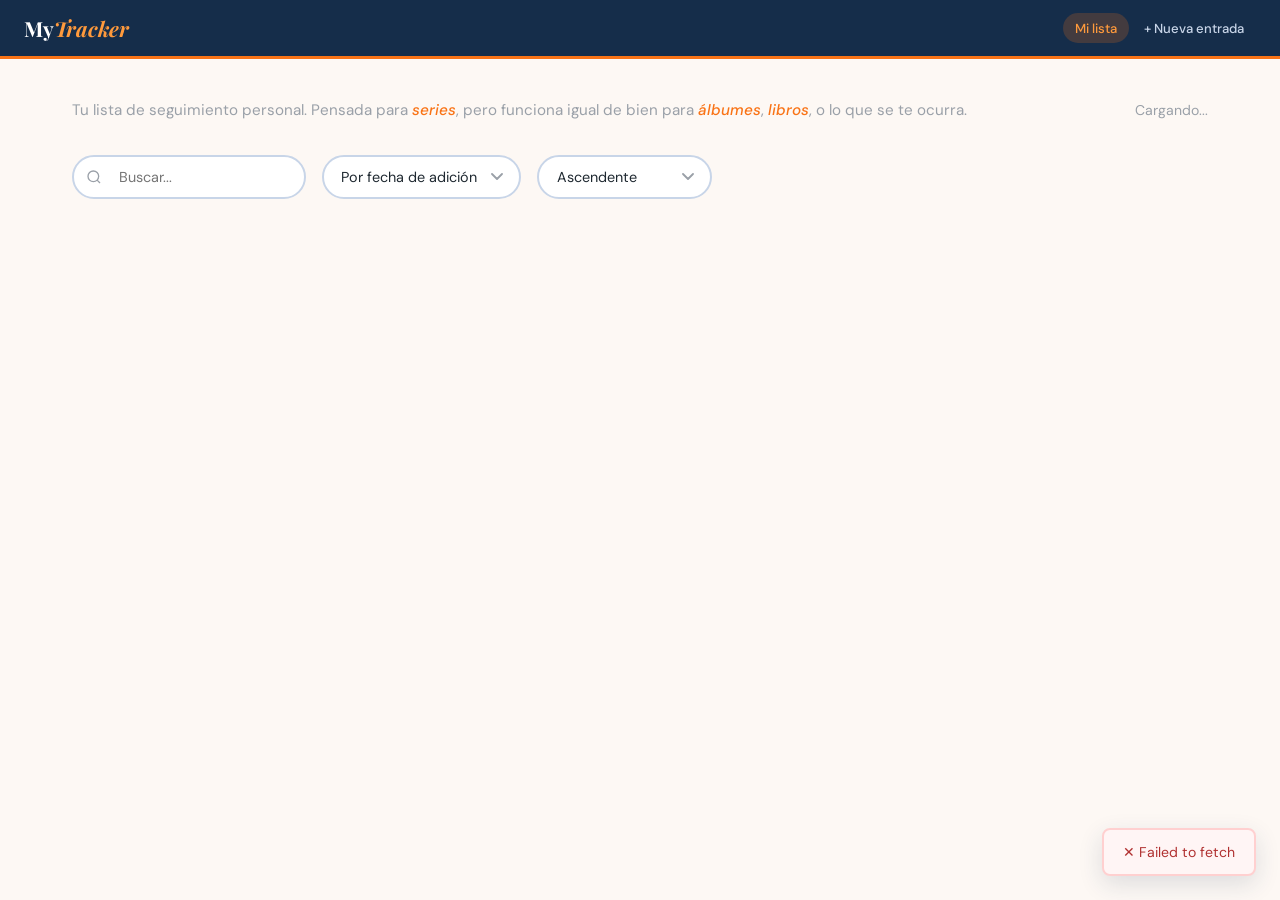
<file: index.html>
<!DOCTYPE html>
<html lang="es">
<head>
  <meta charset="UTF-8">
  <meta name="viewport" content="width=device-width, initial-scale=1.0">
  <title>MyTracker</title>
  <link rel="preconnect" href="https://fonts.googleapis.com">
  <link href="https://fonts.googleapis.com/css2?family=Playfair+Display:ital,wght@0,700;1,400&family=DM+Sans:wght@300;400;500&display=swap" rel="stylesheet">
  <link rel="stylesheet" href="css/styles.css">
</head>
<body>

  <header class="header">
    <div class="header-inner">
      <a href="index.html" class="logo">My<span>Tracker</span></a>
      <nav class="nav">
        <a href="index.html" class="active">Mi lista</a>
        <a href="crear.html">+ Nueva entrada</a>
      </nav>
    </div>
  </header>

  <main class="main">

    <div class="page-header-row">
      <p class="page-description">
        Tu lista de seguimiento personal. Pensada para
        <em>series</em>, pero funciona igual de bien para
        <em>álbumes</em>, <em>libros</em>,
        o lo que se te ocurra.
      </p>
      <p class="page-count" id="subtitle">Cargando...</p>
    </div>

    <!-- Toolbar -->
    <div class="toolbar">
      <div class="search-wrapper">
        <svg width="16" height="16" viewBox="0 0 24 24" fill="none" stroke="currentColor" stroke-width="2">
          <circle cx="11" cy="11" r="8"/><path d="m21 21-4.35-4.35"/>
        </svg>
        <input class="search-input" id="search" placeholder="Buscar..." type="search">
      </div>

      <select class="select-input" id="sort">
        <option value="id">Por fecha de adición</option>
        <option value="titulo">Título</option>
        <option value="progreso">Progreso</option>
        <option value="calificacion">Calificación</option>
        <option value="estado">Estado</option>
      </select>

      <select class="select-input" id="order">
        <option value="asc">Ascendente</option>
        <option value="desc">Descendente</option>
      </select>
    </div>

    <!-- Grid de cards -->
    <div class="cards-grid" id="cards-grid"></div>

    <!-- Paginación -->
    <div class="pagination" id="pagination"></div>

  </main>

  <!-- Modal editar -->
  <div class="modal-overlay" id="modal-overlay">
    <div class="modal">
      <div class="modal-header">
        <h2 class="modal-title">Editar</h2>
        <button class="modal-close" id="modal-close">✕</button>
      </div>
      <div class="modal-body">
        <form id="edit-form">
          <input type="hidden" id="edit-id">
          
          <div class="form-group">
            <label class="form-label">Título</label>
            <input class="form-input" id="edit-titulo" type="text" placeholder="Nombre">
            <span class="form-error" id="edit-titulo-error"></span>
          </div>

          <div class="form-row">
            <div class="form-group">
              <label class="form-label">Episodio actual</label>
              <input class="form-input" id="edit-episodio-actual" type="number" min="0">
            </div>
            <div class="form-group">
              <label class="form-label">Total de episodios</label>
              <input class="form-input" id="edit-total-episodios" type="number" min="0">
            </div>
          </div>

          <div class="form-group">
            <label class="form-label">Estado</label>
            <select class="form-select" id="edit-estado">
              <option value="pendiente">Pendiente</option>
              <option value="viendo">Viendo</option>
              <option value="completada">Completada</option>
            </select>
          </div>

          <div class="form-group">
            <label class="form-label">Calificación (1–10)</label>
            <input class="form-input" id="edit-calificacion" type="number" min="1" max="10" step="0.1" placeholder="Opcional">
          </div>

          <div class="form-group">
            <label class="form-label">URL de imagen</label>
            <input class="form-input" id="edit-imagen" type="url" placeholder="https://...">
          </div>

          <div class="form-group">
            <label class="form-label">Descripción</label>
            <textarea class="form-input" id="edit-descripcion" rows="3" placeholder="Sinopsis, notas..." style="resize:vertical"></textarea>
          </div>

          <div class="form-actions">
            <button type="button" class="btn btn-ghost" id="modal-cancel">Cancelar</button>
            <button type="submit" class="btn btn-primary">Guardar cambios</button>
          </div>
        </form>
      </div>
    </div>
  </div>

  <!-- Toast container -->
  <div class="toast-container" id="toast-container"></div>

  <script src="js/api.js"></script>
  <script src="js/index.js"></script>
</body>
</html>
</file>
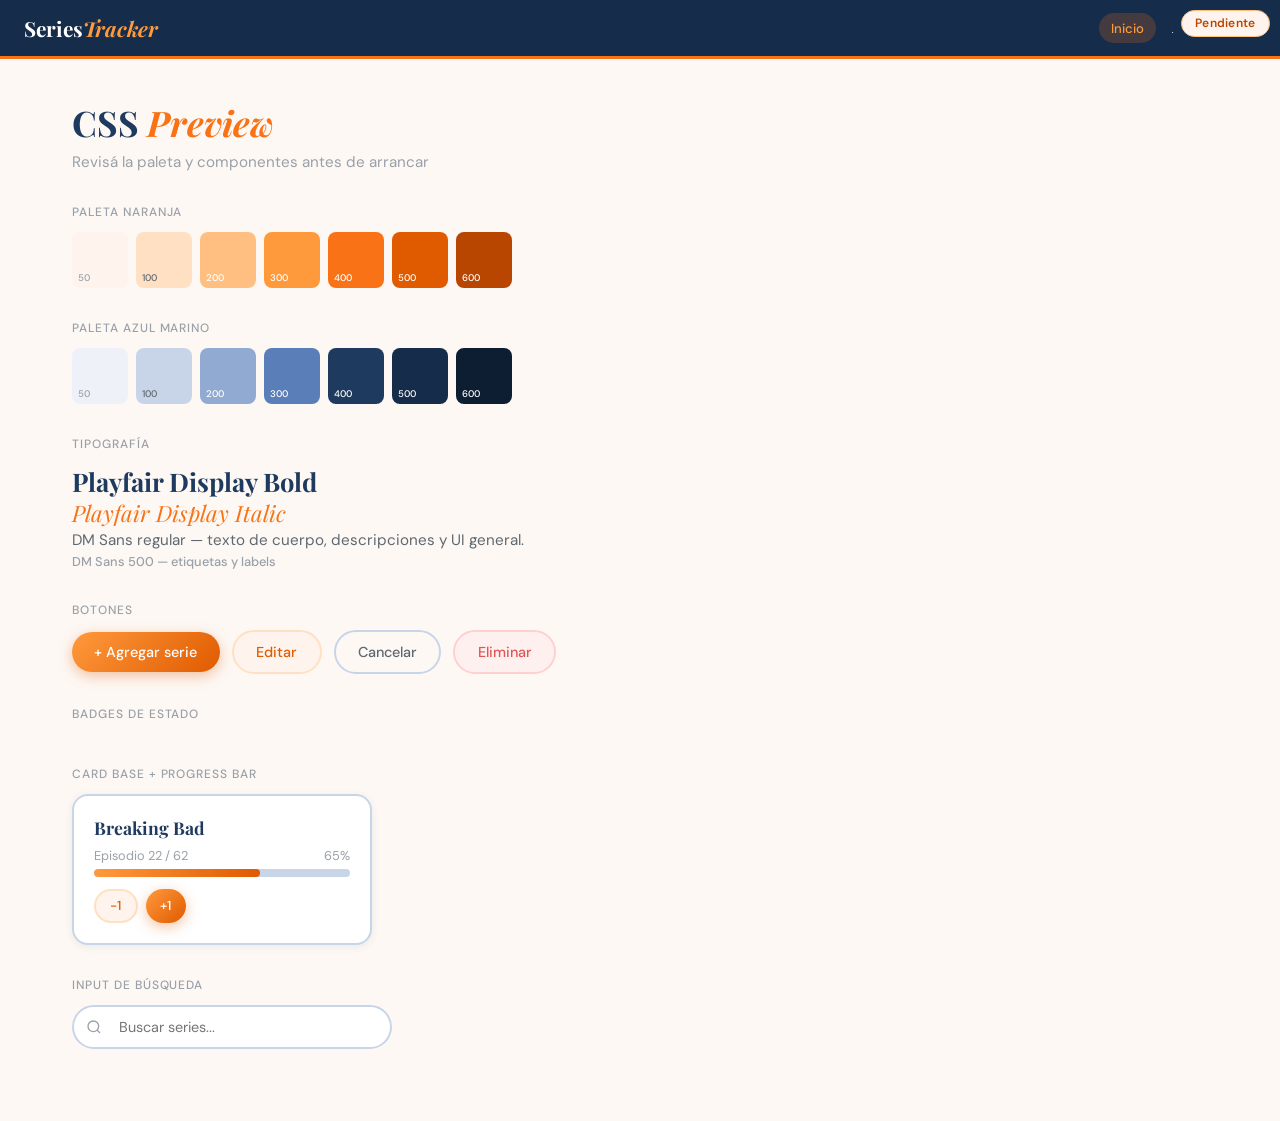
<file: _preview.html>
<!DOCTYPE html>
<html lang="es">
<head>
  <meta charset="UTF-8">
  <meta name="viewport" content="width=device-width, initial-scale=1.0">
  <title>CSS Preview — Series Tracker</title>
  <link rel="preconnect" href="https://fonts.googleapis.com">
  <link href="https://fonts.googleapis.com/css2?family=Playfair+Display:ital,wght@0,700;1,400&family=DM+Sans:wght@300;400;500&display=swap" rel="stylesheet">
  <link rel="stylesheet" href="css/styles.css">
  <style>
    .section { margin-bottom: 2rem; }
    .section-title {
      font-size: .75rem;
      font-weight: 500;
      text-transform: uppercase;
      letter-spacing: .08em;
      color: var(--gray-400);
      margin-bottom: .75rem;
    }
    .swatches { display: flex; gap: .5rem; flex-wrap: wrap; }
    .swatch {
      width: 56px; height: 56px;
      border-radius: var(--radius-sm);
      display: flex; align-items: flex-end;
      padding: 4px 6px;
      font-size: .6rem; font-weight: 500; color: var(--white);
    }
    .swatch.light { color: var(--gray-600); }
    .btn-row  { display: flex; gap: .75rem; flex-wrap: wrap; align-items: center; }
    .badge-row { display: flex; gap: .5rem; flex-wrap: wrap; align-items: center; }
    .card-demo {
      background: var(--white);
      border-radius: var(--radius);
      border: 2px solid var(--navy-100);
      box-shadow: var(--shadow-sm);
      padding: 1.25rem;
      max-width: 300px;
    }
    .type-display { font-family: 'Playfair Display', serif; font-size: 1.6rem; font-weight: 700; color: var(--navy-400); }
    .type-italic  { font-family: 'Playfair Display', serif; font-size: 1.4rem; font-style: italic; color: var(--orange-400); }
    .type-body    { font-size: .95rem; color: var(--gray-600); line-height: 1.6; }
    .type-label   { font-size: .8rem; font-weight: 500; color: var(--gray-400); }
  </style>
</head>
<body>

  <header class="header">
    <div class="header-inner">
      <a href="#" class="logo">Series<span>Tracker</span></a>
      <nav class="nav">
        <a href="#" class="active">Inicio</a>
        <a href="#">Nueva serie</a>
      </nav>
    </div>
  </header>

  <main class="main">

    <h1 class="page-title">CSS <em>Preview</em></h1>
    <p class="page-subtitle">Revisá la paleta y componentes antes de arrancar</p>

    <!-- Colores naranja -->
    <div class="section">
      <div class="section-title">Paleta naranja</div>
      <div class="swatches">
        <div class="swatch light" style="background:var(--orange-50);color:var(--gray-400)">50</div>
        <div class="swatch light" style="background:var(--orange-100);color:var(--gray-600)">100</div>
        <div class="swatch"       style="background:var(--orange-200)">200</div>
        <div class="swatch"       style="background:var(--orange-300)">300</div>
        <div class="swatch"       style="background:var(--orange-400)">400</div>
        <div class="swatch"       style="background:var(--orange-500)">500</div>
        <div class="swatch"       style="background:var(--orange-600)">600</div>
      </div>
    </div>

    <!-- Colores azul marino -->
    <div class="section">
      <div class="section-title">Paleta azul marino</div>
      <div class="swatches">
        <div class="swatch light" style="background:var(--navy-50);color:var(--gray-400)">50</div>
        <div class="swatch light" style="background:var(--navy-100);color:var(--gray-600)">100</div>
        <div class="swatch"       style="background:var(--navy-200)">200</div>
        <div class="swatch"       style="background:var(--navy-300)">300</div>
        <div class="swatch"       style="background:var(--navy-400)">400</div>
        <div class="swatch"       style="background:var(--navy-500)">500</div>
        <div class="swatch"       style="background:var(--navy-600)">600</div>
      </div>
    </div>

    <!-- Tipografía -->
    <div class="section">
      <div class="section-title">Tipografía</div>
      <div class="type-display">Playfair Display Bold</div>
      <div class="type-italic">Playfair Display Italic</div>
      <div class="type-body">DM Sans regular — texto de cuerpo, descripciones y UI general.</div>
      <div class="type-label">DM Sans 500 — etiquetas y labels</div>
    </div>

    <!-- Botones -->
    <div class="section">
      <div class="section-title">Botones</div>
      <div class="btn-row">
        <button class="btn btn-primary">+ Agregar serie</button>
        <button class="btn btn-secondary">Editar</button>
        <button class="btn btn-ghost">Cancelar</button>
        <button class="btn btn-danger">Eliminar</button>
      </div>
    </div>

    <!-- Badges -->
    <div class="section">
      <div class="section-title">Badges de estado</div>
      <div class="badge-row">
        <span class="estado-badge estado-viendo">Viendo</span>
        <span class="estado-badge estado-completada">Completada</span>
        <span class="estado-badge estado-pendiente">Pendiente</span>
      </div>
    </div>

    <!-- Card demo -->
    <div class="section">
      <div class="section-title">Card base + progress bar</div>
      <div class="card-demo">
        <div class="card-title" style="margin-bottom:.5rem">Breaking Bad</div>
        <div style="font-size:.8rem;color:var(--gray-400);display:flex;justify-content:space-between;margin-bottom:.3rem">
          <span>Episodio 22 / 62</span><span>65%</span>
        </div>
        <div class="progress-bar">
          <div class="progress-fill" style="width:65%"></div>
        </div>
        <div style="display:flex;gap:.5rem;margin-top:.75rem">
          <button class="btn btn-secondary btn-sm">−1</button>
          <button class="btn btn-primary btn-sm">+1</button>
        </div>
      </div>
    </div>

    <!-- Input -->
    <div class="section">
      <div class="section-title">Input de búsqueda</div>
      <div class="search-wrapper" style="max-width:320px">
        <svg width="16" height="16" viewBox="0 0 24 24" fill="none" stroke="currentColor" stroke-width="2">
          <circle cx="11" cy="11" r="8"/><path d="m21 21-4.35-4.35"/>
        </svg>
        <input class="search-input" placeholder="Buscar series...">
      </div>
    </div>

  </main>

</body>
</html>
</file>
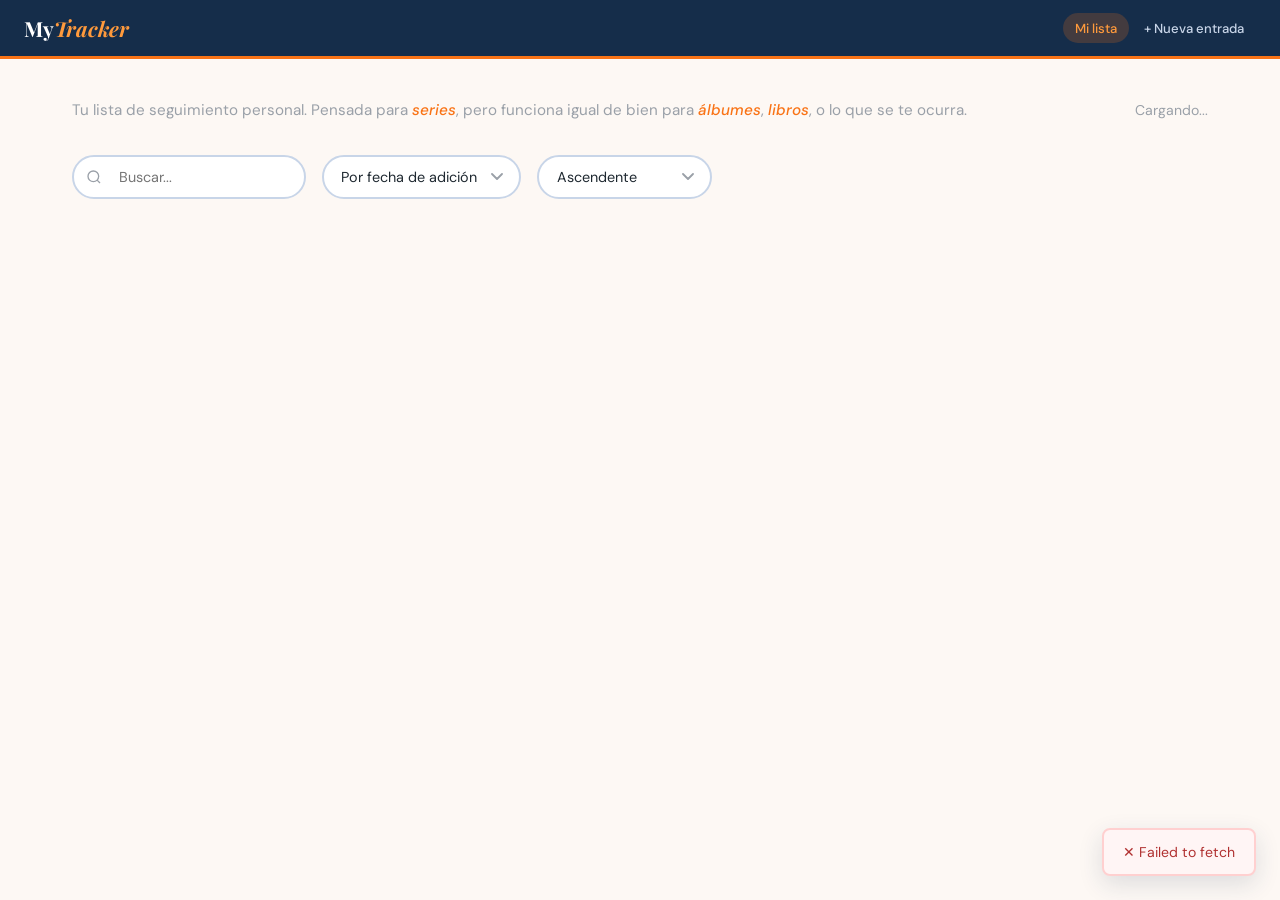
<file: detalle.html>
<!DOCTYPE html>
<html lang="es">
<head>
  <meta charset="UTF-8">
  <meta name="viewport" content="width=device-width, initial-scale=1.0">
  <title>Detalle — Series Tracker</title>
  <link rel="preconnect" href="https://fonts.googleapis.com">
  <link href="https://fonts.googleapis.com/css2?family=Playfair+Display:ital,wght@0,700;1,400&family=DM+Sans:wght@300;400;500&display=swap" rel="stylesheet">
  <link rel="stylesheet" href="css/styles.css">
</head>
<body>

  <header class="header">
    <div class="header-inner">
      <a href="index.html" class="logo">My<span>Tracker</span></a>
      <nav class="nav">
        <a href="index.html">Mis series</a>
        <a href="crear.html">+ Nueva serie</a>
      </nav>
    </div>
  </header>

  <main class="main">

    <a href="index.html" class="btn btn-ghost btn-sm" style="margin-bottom:1.5rem;display:inline-flex">← Volver</a>

    <!-- Hero de la serie -->
    <div class="detalle-hero" id="detalle-hero">
      <div style="color:var(--gray-400);padding:2rem">Cargando...</div>
    </div>

    <!-- Controles de episodio -->
    <div class="detalle-controles" id="detalle-controles" style="display:none">
      <div class="progress-section" style="margin-bottom:1rem">
        <div class="progress-label">
          <span id="ep-label">Ep. 0 / 0</span>
          <span id="ep-pct">0%</span>
        </div>
        <div class="progress-bar">
          <div class="progress-fill" id="ep-fill" style="width:0%"></div>
        </div>
      </div>
      <div style="display:flex;gap:0.75rem;align-items:center">
        <button class="btn btn-secondary" id="btn-decrementar">− Episodio</button>
        <button class="btn btn-primary"   id="btn-incrementar">+ Episodio</button>
      </div>
    </div>

    <!-- Ratings -->
    <div class="ratings-section" id="ratings-section" style="display:none">
      <h2>Calificaciones</h2>

      <div class="rating-summary" id="rating-summary">
        <div class="rating-big" id="rating-promedio">—</div>
        <div>
          <div style="font-size:0.85rem;font-weight:500;color:var(--navy-400)">Promedio</div>
          <div style="font-size:0.8rem;color:var(--gray-400)" id="rating-total">Sin calificaciones</div>
        </div>
      </div>

      <!-- Form nuevo rating -->
      <form id="rating-form" style="margin-bottom:1.5rem">
        <div class="form-row">
          <div class="form-group">
            <label class="form-label">Puntuación (1–10)</label>
            <input class="form-input" id="rating-puntuacion" type="number" min="1" max="10" step="0.1" placeholder="7.5">
            <span class="form-error" id="rating-error"></span>
          </div>
          <div class="form-group">
            <label class="form-label">Comentario</label>
            <input class="form-input" id="rating-comentario" type="text" placeholder="Opcional">
          </div>
        </div>
        <button type="submit" class="btn btn-primary btn-sm">Agregar calificación</button>
      </form>

      <!-- Lista de ratings -->
      <div id="ratings-list"></div>
    </div>

  </main>

  <div class="toast-container" id="toast-container"></div>

  <script src="js/api.js"></script>
  <script src="js/detalle.js"></script>
</body>
</html>
</file>
<file: css/styles.css>
@import url('https://fonts.googleapis.com/css2?family=Playfair+Display:ital,wght@0,700;1,400&family=DM+Sans:wght@300;400;500&display=swap');

:root {
  --orange-50:  #fff4ed;
  --orange-100: #ffe0c2;
  --orange-200: #ffbf80;
  --orange-300: #ff9a3c;
  --orange-400: #f97316;
  --orange-500: #e05a00;
  --orange-600: #b84500;

  --navy-50:  #eef2f8;
  --navy-100: #c8d5e8;
  --navy-200: #91aad1;
  --navy-300: #5a7fb8;
  --navy-400: #1e3a5f;
  --navy-500: #152d4a;
  --navy-600: #0d1e33;

  --cream:    #fdf8f4;
  --white:    #ffffff;
  --gray-400: #9aa0a8;
  --gray-600: #5f6870;
  --gray-800: #1e2830;

  --shadow-sm: 0 2px 8px rgba(30, 58, 95, 0.08);
  --radius:    16px;
  --radius-sm: 8px;
  --transition: 0.25s cubic-bezier(0.4, 0, 0.2, 1);
}

*, *::before, *::after { box-sizing: border-box; margin: 0; padding: 0; }

html { overflow-x: hidden; }

body {
  font-family: 'DM Sans', sans-serif;
  background: var(--cream);
  color: var(--gray-800);
  min-height: 100vh;
  overflow-x: hidden;
}

/* ── Header ── */
.header {
  background: var(--navy-500);
  border-bottom: 3px solid var(--orange-400);
  width: 100vw;
  box-sizing: border-box;
  padding: 0 1.5rem;
}

.header-inner {
  display: flex;
  align-items: center;
  justify-content: space-between;
  height: 56px;
  gap: 1rem;
  width: 100%;
}

.logo {
  font-family: 'Playfair Display', serif;
  font-size: 1.3rem;
  font-weight: 700;
  color: var(--white);
  text-decoration: none;
  white-space: nowrap;
  flex-shrink: 0;
}

.logo span { font-style: italic; color: var(--orange-300); }

.nav { display: flex; gap: 0.2rem; flex-shrink: 0; }

.nav a {
  font-size: 0.82rem;
  font-weight: 500;
  color: var(--navy-100);
  text-decoration: none;
  padding: 0.4rem 0.75rem;
  border-radius: 999px;
  white-space: nowrap;
  transition: background var(--transition), color var(--transition);
}

.nav a:hover, .nav a.active {
  background: rgba(249, 115, 22, 0.2);
  color: var(--orange-300);
}

/* ── Main ── */
.main {
  max-width: 1200px;
  margin: 0 auto;
  padding: 2.5rem 2rem;
}

/* ── Page header row: descripción a la izquierda, count a la derecha ── */
.page-header-row {
  display: flex;
  align-items: baseline;
  justify-content: space-between;
  gap: 2rem;
  margin-bottom: 2rem;
  width: 100%;
}

.page-description {
  font-size: 0.95rem;
  color: var(--gray-400);
  line-height: 1.55;
  flex: 1;
}

.page-description em {
  font-style: italic;
  color: var(--orange-400);
  font-weight: 500;
}

.page-count {
  font-size: 0.88rem;
  color: var(--gray-400);
  white-space: nowrap;
  flex-shrink: 0;
}

/* ── Botones ── */
.btn {
  display: inline-flex;
  align-items: center;
  gap: 0.4rem;
  padding: 0.7rem 1.4rem;
  border-radius: 999px;
  font-family: 'DM Sans', sans-serif;
  font-size: 0.9rem;
  font-weight: 500;
  cursor: pointer;
  border: none;
  text-decoration: none;
  transition: transform var(--transition), box-shadow var(--transition);
}

.btn-primary {
  background: linear-gradient(135deg, var(--orange-300), var(--orange-500));
  color: var(--white);
  box-shadow: 0 4px 14px rgba(224, 90, 0, 0.35);
}

.btn-secondary {
  background: var(--orange-50);
  color: var(--orange-500);
  border: 2px solid var(--orange-100);
}

.btn-ghost {
  background: transparent;
  color: var(--gray-600);
  border: 2px solid var(--navy-100);
}

.btn-danger {
  background: #fff0f0;
  color: #e05555;
  border: 2px solid #ffd0d0;
}

.btn-sm { padding: 0.4rem 0.9rem; font-size: 0.82rem; }

/* ── Badges de estado ── */
.estado-badge {
  padding: 0.28rem 0.85rem;
  border-radius: 999px;
  font-size: 0.75rem;
  font-weight: 600;
  letter-spacing: 0.02em;
  text-transform: capitalize;
}

.estado-viendo {
  background: linear-gradient(135deg, var(--orange-300), var(--orange-500));
  color: #fff;
}

.estado-completada {
  background: var(--navy-500);
  color: var(--orange-200);
}

.estado-pendiente {
  background: var(--orange-50);
  color: var(--orange-600);
  border: 1.5px solid var(--orange-200);
}

/* ── Search ── */
.search-wrapper { position: relative; }

.search-wrapper svg {
  position: absolute;
  left: 14px;
  top: 50%;
  transform: translateY(-50%);
  color: var(--gray-400);
  pointer-events: none;
}

.search-input {
  width: 100%;
  padding: 0.7rem 1rem 0.7rem 2.8rem;
  border: 2px solid var(--navy-100);
  border-radius: 999px;
  font-family: 'DM Sans', sans-serif;
  font-size: 0.9rem;
  background: var(--white);
  color: var(--gray-800);
  outline: none;
  transition: border-color var(--transition);
}

.search-input:focus { border-color: var(--orange-300); }

/* ── Toolbar ── */
.toolbar {
  display: flex;
  gap: 1rem;
  align-items: center;
  flex-wrap: wrap;
  margin-bottom: 2rem;
}

/* Selects — custom arrow, appearance:none para que el border-radius funcione */
.select-input {
  padding: 0.68rem 2.6rem 0.68rem 1.1rem;
  min-width: 175px;
  border: 2px solid var(--navy-100);
  border-radius: 999px;
  font-family: 'DM Sans', sans-serif;
  font-size: 0.9rem;
  background-color: var(--white);
  background-image: url("data:image/svg+xml,%3Csvg xmlns='http://www.w3.org/2000/svg' width='12' height='8' viewBox='0 0 12 8'%3E%3Cpath d='M1 1l5 5 5-5' stroke='%239aa0a8' stroke-width='1.8' fill='none' stroke-linecap='round' stroke-linejoin='round'/%3E%3C/svg%3E");
  background-repeat: no-repeat;
  background-position: right 1rem center;
  color: var(--gray-800);
  cursor: pointer;
  outline: none;
  transition: border-color var(--transition);
  appearance: none;
  -webkit-appearance: none;
}

.select-input:focus { border-color: var(--orange-300); }

/* ── Progress ── */
.progress-bar {
  height: 8px;
  background: var(--navy-100);
  border-radius: 999px;
  overflow: hidden;
}

.progress-fill {
  height: 100%;
  border-radius: 999px;
  background: linear-gradient(90deg, var(--orange-300), var(--orange-500));
}

/* ── Cards grid ── */
.cards-grid {
  display: grid;
  grid-template-columns: repeat(auto-fill, minmax(280px, 1fr));
  gap: 1.5rem;
}

/* ── Serie card ── */
.serie-card {
  background: var(--white);
  border-radius: var(--radius);
  border: 2px solid var(--navy-100);
  box-shadow: var(--shadow-sm);
  overflow: hidden;
  display: flex;
  flex-direction: column;
  transition: transform var(--transition), box-shadow var(--transition);
  animation: fadeUp 0.35s ease both;
}

.serie-card:hover {
  transform: translateY(-4px);
  box-shadow: 0 8px 24px rgba(30, 58, 95, 0.14);
}

@keyframes fadeUp {
  from { opacity: 0; transform: translateY(16px); }
  to   { opacity: 1; transform: translateY(0); }
}

.card-image {
  width: 100%;
  height: 180px;
  position: relative;
  overflow: hidden;
  background: var(--navy-50);
}

.card-image img {
  width: 100%;
  height: 100%;
  object-fit: cover;
}

.card-img-placeholder {
  width: 100%;
  height: 100%;
  display: flex;
  align-items: center;
  justify-content: center;
  font-size: 3.5rem;
  background: linear-gradient(135deg, var(--navy-50), var(--navy-100));
}

.estado-badge {
  position: absolute;
  top: 10px;
  right: 10px;
}

.card-body {
  padding: 1.1rem;
  flex: 1;
  display: flex;
  flex-direction: column;
  gap: 0.7rem;
}

.card-title {
  font-family: 'Playfair Display', serif;
  font-size: 1.1rem;
  font-weight: 700;
  color: var(--navy-400);
}

.progress-section { display: flex; flex-direction: column; gap: 0.3rem; }

.progress-label {
  display: flex;
  justify-content: space-between;
  font-size: 0.78rem;
  color: var(--gray-400);
}

.episodio-controls {
  display: flex;
  align-items: center;
  gap: 0.5rem;
}

.episodio-controls span {
  font-size: 0.82rem;
  color: var(--gray-400);
  flex: 1;
  text-align: center;
}

.card-rating {
  font-size: 0.85rem;
  color: var(--gray-400);
}

.card-footer {
  padding: 0.8rem 1.1rem;
  border-top: 2px solid var(--navy-50);
  display: flex;
  gap: 0.5rem;
  justify-content: flex-end;
}

/* ── Empty state ── */
.empty-state {
  text-align: center;
  padding: 5rem 2rem;
  color: var(--gray-400);
  grid-column: 1 / -1;
}

.empty-state .icon { font-size: 4rem; margin-bottom: 1rem; }
.empty-state p { font-size: 1rem; margin-bottom: 1.5rem; }
.empty-state strong { color: var(--navy-400); }

/* ── Paginación ── */
.pagination {
  display: flex;
  align-items: center;
  justify-content: center;
  gap: 0.5rem;
  margin-top: 2.5rem;
}

.page-btn {
  width: 38px;
  height: 38px;
  border-radius: 50%;
  border: 2px solid var(--navy-100);
  background: var(--white);
  color: var(--gray-600);
  font-family: 'DM Sans', sans-serif;
  font-size: 0.9rem;
  cursor: pointer;
  display: flex;
  align-items: center;
  justify-content: center;
  transition: all var(--transition);
}

.page-btn:hover { background: var(--navy-50); color: var(--navy-400); border-color: var(--navy-300); }
.page-btn.active { background: var(--navy-400); color: var(--white); border-color: var(--navy-400); }
.page-btn:disabled { opacity: 0.4; cursor: not-allowed; }

/* ── Modal ── */
.modal-overlay {
  position: fixed;
  inset: 0;
  background: rgba(21, 45, 74, 0.5);
  backdrop-filter: blur(4px);
  z-index: 200;
  display: flex;
  align-items: center;
  justify-content: center;
  padding: 1rem;
  opacity: 0;
  pointer-events: none;
  transition: opacity var(--transition);
}

.modal-overlay.open { opacity: 1; pointer-events: all; }

.modal {
  background: var(--white);
  border-radius: var(--radius);
  border: 2px solid var(--navy-100);
  box-shadow: 0 16px 48px rgba(21, 45, 74, 0.2);
  width: 100%;
  max-width: 500px;
  max-height: 90vh;
  overflow-y: auto;
  transform: translateY(20px);
  transition: transform var(--transition);
}

.modal-overlay.open .modal { transform: translateY(0); }

.modal-header {
  padding: 1.5rem 1.5rem 0;
  display: flex;
  align-items: center;
  justify-content: space-between;
}

.modal-title {
  font-family: 'Playfair Display', serif;
  font-size: 1.4rem;
  font-weight: 700;
  color: var(--navy-400);
}

.modal-close {
  background: var(--navy-50);
  border: none;
  color: var(--gray-600);
  width: 34px;
  height: 34px;
  border-radius: 50%;
  cursor: pointer;
  font-size: 1rem;
  display: flex;
  align-items: center;
  justify-content: center;
  transition: background var(--transition);
}

.modal-close:hover { background: var(--navy-100); color: var(--navy-400); }

.modal-body { padding: 1.5rem; }

/* ── Forms ── */
.form-group { display: flex; flex-direction: column; gap: 0.4rem; margin-bottom: 1rem; }
.form-label { font-size: 0.85rem; font-weight: 500; color: var(--gray-600); }

.form-input, .form-select {
  padding: 0.75rem 1rem;
  border: 2px solid var(--navy-100);
  border-radius: var(--radius-sm);
  font-family: 'DM Sans', sans-serif;
  font-size: 0.9rem;
  color: var(--gray-800);
  background: var(--white);
  outline: none;
  transition: border-color var(--transition), box-shadow var(--transition);
  width: 100%;
}

.form-input:focus, .form-select:focus {
  border-color: var(--orange-300);
  box-shadow: 0 0 0 4px rgba(249, 115, 22, 0.1);
}

.form-row { display: grid; grid-template-columns: 1fr 1fr; gap: 1rem; }
.form-error { font-size: 0.8rem; color: #e05555; }

.form-actions {
  display: flex;
  gap: 0.75rem;
  justify-content: flex-end;
  margin-top: 1.5rem;
}

/* ── Toasts ── */
.toast-container {
  position: fixed;
  bottom: 1.5rem;
  right: 1.5rem;
  z-index: 999;
  display: flex;
  flex-direction: column;
  gap: 0.5rem;
}

.toast {
  background: var(--white);
  border: 2px solid var(--navy-100);
  border-radius: var(--radius-sm);
  padding: 0.8rem 1.2rem;
  font-size: 0.88rem;
  color: var(--gray-800);
  box-shadow: 0 8px 24px rgba(30, 58, 95, 0.14);
  animation: slideIn 0.3s ease;
}

.toast.success { border-color: #b8f0cc; background: #f0fff5; color: #1a6b35; }
.toast.error   { border-color: #ffd0d0; background: #fff5f5; color: #b03030; }

@keyframes slideIn {
  from { opacity: 0; transform: translateX(20px); }
  to   { opacity: 1; transform: translateX(0); }
}

/* ── Page card (crear) ── */
.page-card {
  background: var(--white);
  border: 2px solid var(--navy-100);
  border-radius: var(--radius);
  padding: 2rem;
  box-shadow: var(--shadow-sm);
  max-width: 600px;
  margin: 0 auto;
}

/* ── Crear / página interna: título de página ── */
.page-title {
  font-family: 'Playfair Display', serif;
  font-size: 2.2rem;
  font-weight: 700;
  margin-bottom: 0.4rem;
  color: var(--navy-400);
}
.page-title em { font-style: italic; color: var(--orange-400); }
.page-subtitle { font-size: 0.95rem; color: var(--gray-400); margin-bottom: 2rem; }

/* ── Detalle hero ── */
.detalle-hero {
  display: grid;
  grid-template-columns: 220px 1fr;
  gap: 2rem;
  background: var(--white);
  border: 2px solid var(--navy-100);
  border-radius: var(--radius);
  padding: 1.75rem;
  box-shadow: var(--shadow-sm);
  margin-bottom: 1.5rem;
}

.detalle-poster {
  width: 220px;
  height: 300px;
  object-fit: cover;
  border-radius: var(--radius-sm);
}

.detalle-poster-placeholder {
  width: 220px;
  height: 300px;
  border-radius: var(--radius-sm);
  background: linear-gradient(135deg, var(--navy-50), var(--navy-100));
  display: flex;
  align-items: center;
  justify-content: center;
  font-size: 4rem;
}

.detalle-info {
  display: flex;
  flex-direction: column;
  gap: 0.9rem;
}

.detalle-titulo {
  font-family: 'Playfair Display', serif;
  font-size: 2rem;
  font-weight: 700;
  color: var(--navy-400);
  line-height: 1.2;
}

.detalle-meta { display: flex; flex-wrap: wrap; gap: 0.5rem; }

.meta-chip {
  padding: 0.3rem 0.85rem;
  border-radius: 999px;
  font-size: 0.8rem;
  font-weight: 500;
  background: var(--navy-50);
  color: var(--navy-400);
  border: 1px solid var(--navy-100);
}

.meta-chip.orange {
  background: var(--orange-50);
  color: var(--orange-500);
  border-color: var(--orange-100);
}

/* ── Detalle controles ── */
.detalle-controles {
  background: var(--white);
  border: 2px solid var(--navy-100);
  border-radius: var(--radius);
  padding: 1.5rem;
  box-shadow: var(--shadow-sm);
  margin-bottom: 1.5rem;
}

/* ── Ratings ── */
.ratings-section {
  background: var(--white);
  border: 2px solid var(--navy-100);
  border-radius: var(--radius);
  padding: 1.5rem;
  box-shadow: var(--shadow-sm);
}

.ratings-section h2 {
  font-family: 'Playfair Display', serif;
  font-size: 1.4rem;
  color: var(--navy-400);
  margin-bottom: 1.25rem;
}

.rating-summary {
  display: flex;
  align-items: center;
  gap: 1rem;
  margin-bottom: 1.5rem;
  padding: 1rem 1.25rem;
  background: var(--navy-50);
  border-radius: var(--radius-sm);
  border: 1px solid var(--navy-100);
}

.rating-big {
  font-family: 'Playfair Display', serif;
  font-size: 3rem;
  font-weight: 700;
  color: var(--orange-400);
  line-height: 1;
}

.rating-item {
  display: flex;
  align-items: flex-start;
  justify-content: space-between;
  gap: 0.75rem;
  padding: 0.85rem 0;
  border-bottom: 1px solid var(--navy-50);
}

.rating-item:last-child { border-bottom: none; }

.rating-item-score {
  font-weight: 700;
  color: var(--orange-500);
  font-size: 1.1rem;
  min-width: 36px;
}

.rating-item-comment { font-size: 0.9rem; color: var(--gray-600); flex: 1; }

.rating-item-right {
  display: flex;
  flex-direction: column;
  align-items: flex-end;
  gap: 0.3rem;
}

.rating-item-date {
  font-size: 0.75rem;
  color: var(--gray-400);
  white-space: nowrap;
}

/* ── Responsive ── */
@media (max-width: 640px) {
  .main { padding: 1.5rem 1rem; }
  .page-header-row { flex-direction: column; gap: 0.5rem; }
  .toolbar { flex-direction: column; align-items: stretch; }
  .form-row { grid-template-columns: 1fr; }
  .detalle-hero { grid-template-columns: 1fr; }
  .detalle-poster, .detalle-poster-placeholder { width: 100%; height: 220px; }
  .select-input { min-width: unset; width: 100%; }
}
</file>
